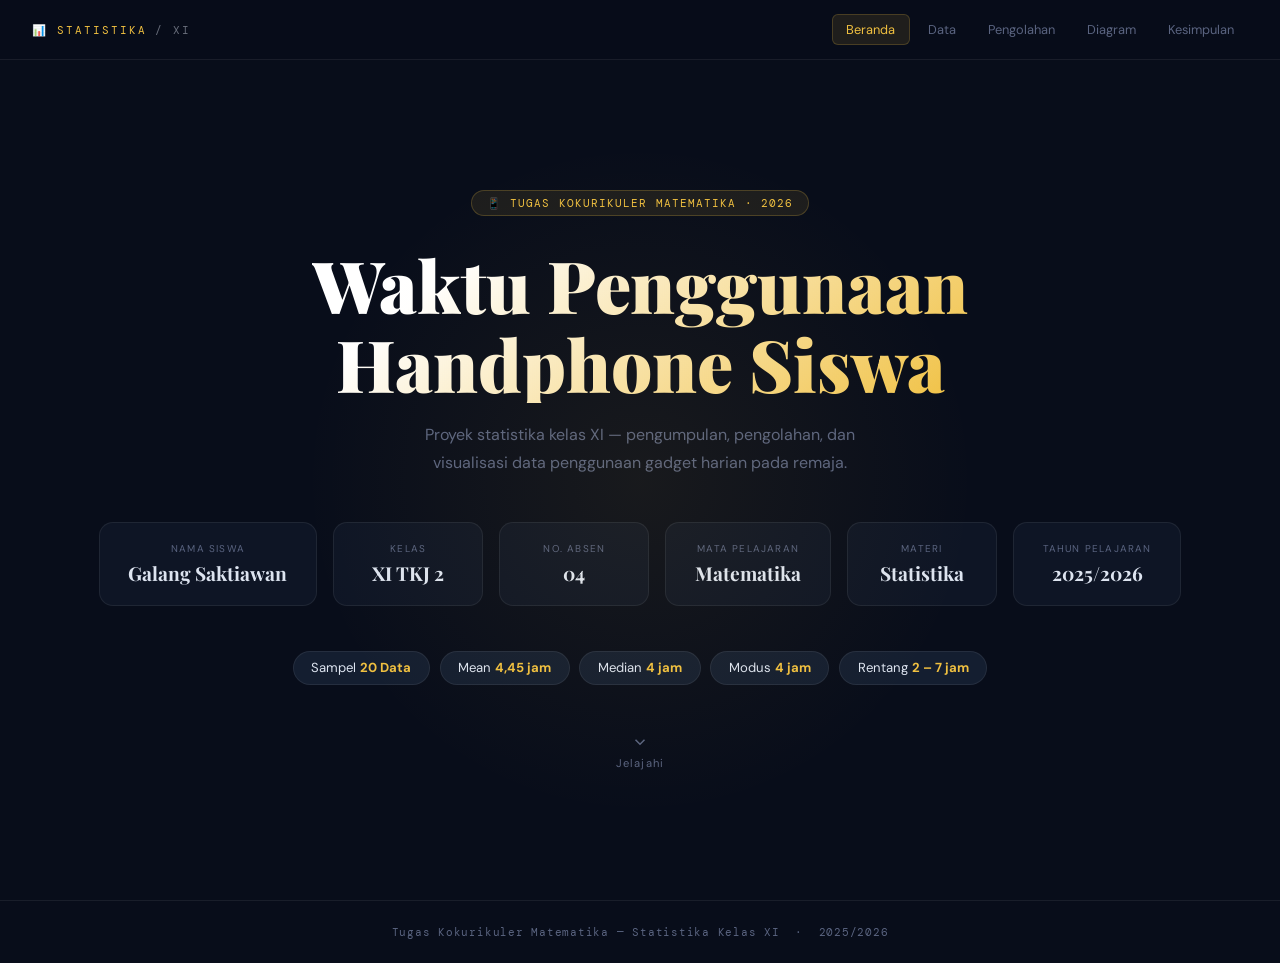
<file: Index.html>
<!DOCTYPE html>
<html lang="id">
<head>
<meta charset="UTF-8">
<meta name="viewport" content="width=device-width, initial-scale=1.0">
<title>Statistika XI — Penggunaan Handphone Siswa</title>
<link href="https://fonts.googleapis.com/css2?family=Playfair+Display:ital,wght@0,700;0,900;1,700&family=DM+Sans:wght@300;400;500;600&family=DM+Mono:wght@400;500&display=swap" rel="stylesheet">
<style>
  :root {
    --bg:       #080d1a;
    --s1:       #0e1525;
    --s2:       #141e30;
    --s3:       #1a2540;
    --gold:     #f0c040;
    --gold2:    #e8a020;
    --teal:     #38c9b0;
    --rose:     #e05060;
    --sky:      #60b8f0;
    --text:     #dde4f0;
    --muted:    #5a6480;
    --border:   rgba(255,255,255,0.07);
  }
  *{margin:0;padding:0;box-sizing:border-box;}
  html{scroll-behavior:smooth;}
  body{background:var(--bg);color:var(--text);font-family:'DM Sans',sans-serif;min-height:100vh;overflow-x:hidden;}

  /* ── TOPBAR ── */
  #topbar{
    position:fixed;top:0;left:0;right:0;z-index:200;
    height:60px;display:flex;align-items:center;justify-content:space-between;
    padding:0 2rem;
    background:rgba(8,13,26,.9);
    backdrop-filter:blur(18px);
    border-bottom:1px solid var(--border);
  }
  .brand{
    font-family:'DM Mono',monospace;font-size:.7rem;
    color:var(--gold);letter-spacing:.18em;text-transform:uppercase;
    display:flex;align-items:center;gap:.5rem;
  }
  .brand span{opacity:.45;color:var(--text);}
  .nav-wrap{display:flex;gap:.3rem;}
  .nb{
    background:none;border:none;cursor:pointer;
    font-family:'DM Sans',sans-serif;font-size:.8rem;
    color:var(--muted);padding:.4rem .85rem;border-radius:6px;
    transition:all .18s;white-space:nowrap;
  }
  .nb:hover{color:var(--text);background:var(--s2);}
  .nb.on{color:var(--gold);background:rgba(240,192,64,.1);border:1px solid rgba(240,192,64,.2);}

  /* ── PAGES ── */
  .page{display:none;padding-top:60px;min-height:100vh;animation:pgIn .38s ease;}
  .page.on{display:block;}
  @keyframes pgIn{from{opacity:0;transform:translateY(16px);}to{opacity:1;transform:translateY(0);}}

  /* ── WRAPPER ── */
  .wrap{max-width:880px;margin:0 auto;padding:3rem 1.5rem 5rem;}
  .sec-tag{
    font-family:'DM Mono',monospace;font-size:.65rem;
    color:var(--gold);letter-spacing:.2em;text-transform:uppercase;margin-bottom:.6rem;
  }
  .sec-title{
    font-family:'Playfair Display',serif;
    font-size:clamp(1.8rem,4vw,2.6rem);font-weight:700;
    line-height:1.2;margin-bottom:2rem;
  }
  .divider{height:1px;background:var(--border);margin:2.5rem 0;}

  /* ════ PAGE 1 — BERANDA ════ */
  .hero{
    min-height:calc(100vh - 60px);
    display:flex;flex-direction:column;align-items:center;justify-content:center;
    text-align:center;padding:3rem 1.5rem;position:relative;overflow:hidden;
  }
  .hero-glow{
    position:absolute;width:700px;height:700px;border-radius:50%;
    background:radial-gradient(circle,rgba(240,192,64,.07) 0%,transparent 68%);
    top:50%;left:50%;transform:translate(-50%,-50%);pointer-events:none;
  }
  .badge{
    display:inline-flex;align-items:center;gap:.45rem;
    background:rgba(240,192,64,.09);border:1px solid rgba(240,192,64,.22);
    padding:.32rem .9rem;border-radius:99px;
    font-family:'DM Mono',monospace;font-size:.68rem;
    color:var(--gold);letter-spacing:.1em;text-transform:uppercase;
    margin-bottom:1.8rem;animation:fl 3s ease-in-out infinite;
  }
  @keyframes fl{0%,100%{transform:translateY(0);}50%{transform:translateY(-5px);}}
  .hero-title{
    font-family:'Playfair Display',serif;
    font-size:clamp(2.2rem,6vw,4.5rem);font-weight:900;line-height:1.1;
    margin-bottom:1.1rem;
    background:linear-gradient(140deg,#fff 20%,var(--gold) 100%);
    -webkit-background-clip:text;-webkit-text-fill-color:transparent;background-clip:text;
  }
  .hero-sub{
    font-size:1rem;color:var(--muted);max-width:460px;
    line-height:1.75;margin-bottom:2.8rem;
  }

  .id-cards{display:flex;gap:1rem;flex-wrap:wrap;justify-content:center;margin-bottom:2.8rem;}
  .id-card{
    background:var(--s1);border:1px solid var(--border);border-radius:14px;
    padding:1.2rem 1.8rem;min-width:150px;text-align:center;
    transition:border-color .2s,transform .2s;
  }
  .id-card:hover{border-color:rgba(240,192,64,.3);transform:translateY(-3px);}
  .id-card .l{font-size:.62rem;color:var(--muted);text-transform:uppercase;letter-spacing:.12em;margin-bottom:.35rem;}
  .id-card .v{font-family:'Playfair Display',serif;font-size:1.2rem;font-weight:700;color:var(--text);}

  .ks-pills{display:flex;gap:.6rem;flex-wrap:wrap;justify-content:center;}
  .kp{
    background:var(--s2);border:1px solid var(--border);border-radius:99px;
    padding:.45rem 1.1rem;font-size:.82rem;
  }
  .kp b{color:var(--gold);}

  .scroll-hint{
    margin-top:3rem;display:flex;flex-direction:column;align-items:center;gap:.35rem;
    color:var(--muted);font-size:.7rem;letter-spacing:.1em;
    animation:bounce 2s ease-in-out infinite;
  }
  @keyframes bounce{0%,100%{transform:translateY(0);}50%{transform:translateY(5px);}}

  /* ════ PAGE 2 — DATA ════ */
  .raw-grid{
    display:grid;grid-template-columns:repeat(10,1fr);gap:8px;margin-bottom:2rem;
  }
  .rc{
    background:var(--s1);border:1px solid var(--border);border-radius:10px;
    display:flex;flex-direction:column;align-items:center;justify-content:center;
    padding:.85rem .3rem;cursor:default;transition:all .2s;
  }
  .rc:hover{transform:scale(1.1);border-color:rgba(240,192,64,.35);background:var(--s2);}
  .rc .rn{font-family:'DM Mono',monospace;font-size:.55rem;color:var(--muted);margin-bottom:2px;}
  .rc .rv{font-family:'Playfair Display',serif;font-size:1.35rem;font-weight:700;}
  .rc[data-v="2"] .rv{color:#7dd3fc;}
  .rc[data-v="3"] .rv{color:#86efac;}
  .rc[data-v="4"] .rv{color:var(--gold);}
  .rc[data-v="5"] .rv{color:#f9a8d4;}
  .rc[data-v="6"] .rv{color:var(--rose);}
  .rc[data-v="7"] .rv{color:#c084fc;}

  .color-legend{
    display:flex;gap:.6rem;flex-wrap:wrap;margin-bottom:2rem;
  }
  .cl-item{
    display:flex;align-items:center;gap:.4rem;
    background:var(--s1);border:1px solid var(--border);border-radius:8px;
    padding:.35rem .75rem;font-size:.78rem;
  }
  .cl-dot{width:9px;height:9px;border-radius:50%;}

  .info-box{
    background:var(--s1);border:1px solid var(--border);border-radius:14px;
    padding:1.4rem 1.6rem;
  }
  .info-box h4{font-size:.7rem;text-transform:uppercase;letter-spacing:.12em;color:var(--gold);margin-bottom:.9rem;font-family:'DM Mono',monospace;}
  .info-grid{display:grid;grid-template-columns:1fr 1fr;gap:.6rem;}
  .ig{font-size:.88rem;color:var(--muted);line-height:1.6;}
  .ig b{color:var(--text);}

  /* ════ PAGE 3 — PENGOLAHAN ════ */
  table{width:100%;border-collapse:collapse;background:var(--s1);border-radius:14px;overflow:hidden;border:1px solid var(--border);margin-bottom:2rem;}
  thead{background:rgba(240,192,64,.07);}
  th{padding:.9rem 1.1rem;text-align:left;font-size:.68rem;text-transform:uppercase;letter-spacing:.12em;color:var(--gold);font-family:'DM Mono',monospace;border-bottom:1px solid var(--border);}
  td{padding:.85rem 1.1rem;font-size:.9rem;border-bottom:1px solid var(--border);}
  tr:last-child td{border-bottom:none;}
  tr:hover td{background:var(--s2);}
  .pb{display:flex;align-items:center;gap:.6rem;}
  .pt{flex:1;height:5px;background:rgba(255,255,255,.05);border-radius:99px;overflow:hidden;}
  .pf{height:100%;border-radius:99px;background:linear-gradient(90deg,var(--gold),var(--rose));transition:width .9s ease;}
  .pl{font-family:'DM Mono',monospace;font-size:.75rem;color:var(--muted);min-width:2.5rem;text-align:right;}

  .sc-grid{display:grid;grid-template-columns:repeat(3,1fr);gap:1rem;margin-bottom:2rem;}
  .sc{
    background:var(--s1);border:1px solid var(--border);border-radius:16px;
    padding:1.4rem;transition:all .25s;position:relative;overflow:hidden;
  }
  .sc::after{content:'';position:absolute;top:-25px;right:-25px;width:80px;height:80px;border-radius:50%;opacity:.08;}
  .sc.mean::after{background:var(--gold);}
  .sc.med::after{background:var(--teal);}
  .sc.mod::after{background:var(--rose);}
  .sc:hover{transform:translateY(-4px);border-color:rgba(240,192,64,.3);box-shadow:0 10px 35px rgba(0,0,0,.35);}
  .sc .sci{font-size:1.3rem;margin-bottom:.6rem;}
  .sc .scl{font-size:.62rem;color:var(--muted);text-transform:uppercase;letter-spacing:.12em;margin-bottom:.25rem;}
  .sc .scv{font-family:'Playfair Display',serif;font-size:2rem;font-weight:700;margin-bottom:.25rem;}
  .sc.mean .scv{color:var(--gold);}
  .sc.med  .scv{color:var(--teal);}
  .sc.mod  .scv{color:var(--rose);}
  .sc .scd{font-size:.76rem;color:var(--muted);line-height:1.5;}

  .cb{background:var(--s1);border:1px solid var(--border);border-radius:14px;padding:1.4rem 1.5rem;margin-bottom:1rem;}
  .cb h4{font-family:'DM Mono',monospace;font-size:.68rem;text-transform:uppercase;letter-spacing:.12em;color:var(--gold);margin-bottom:.9rem;}
  .formula{background:rgba(240,192,64,.06);border:1px dashed rgba(240,192,64,.22);border-radius:9px;padding:.7rem 1.1rem;font-family:'DM Mono',monospace;font-size:.82rem;color:var(--gold);margin-bottom:.9rem;}
  .cs{display:flex;align-items:baseline;gap:.6rem;margin-bottom:.55rem;font-size:.88rem;flex-wrap:wrap;}
  .csl{color:var(--muted);min-width:170px;}
  .cse{color:var(--muted);}
  .csr{font-family:'DM Mono',monospace;color:var(--text);}
  .csr b{color:var(--gold);}

  /* ════ PAGE 4 — DIAGRAM ════ */
  .chart-tabs{
    display:flex;gap:.35rem;background:var(--s1);padding:.3rem;
    border-radius:11px;border:1px solid var(--border);width:fit-content;margin-bottom:1.5rem;
  }
  .ct{
    background:none;border:none;cursor:pointer;
    font-family:'DM Sans',sans-serif;font-size:.82rem;
    color:var(--muted);padding:.45rem 1.1rem;border-radius:8px;transition:all .18s;
  }
  .ct:hover{color:var(--text);background:var(--s2);}
  .ct.on{background:var(--gold);color:#080d1a;font-weight:600;}

  .cp{display:none;}
  .cp.on{display:block;animation:pgIn .3s ease;}

  /* bar chart */
  .bc{background:var(--s1);border:1px solid var(--border);border-radius:16px;padding:1.8rem;}
  .bc-inner{
    display:flex;align-items:flex-end;justify-content:center;
    gap:1.2rem;height:260px;padding-bottom:2.8rem;position:relative;
  }
  .bc-inner::after{content:'';position:absolute;bottom:2.7rem;left:0;right:0;height:1px;background:var(--border);}
  .bc-col{display:flex;flex-direction:column;align-items:center;gap:.45rem;flex:1;max-width:72px;}
  .bc-val{font-family:'DM Mono',monospace;font-size:.75rem;color:var(--gold);font-weight:500;}
  .bc-bar{width:100%;border-radius:7px 7px 0 0;transition:height .9s cubic-bezier(.34,1.5,.64,1);cursor:pointer;}
  .bc-bar:hover{filter:brightness(1.25);}
  .bc-lbl{font-family:'DM Mono',monospace;font-size:.7rem;color:var(--muted);}
  .ax{text-align:center;font-family:'DM Mono',monospace;font-size:.7rem;color:var(--muted);margin-top:.9rem;letter-spacing:.05em;}

  /* pie */
  .pie-wrap{
    background:var(--s1);border:1px solid var(--border);border-radius:16px;padding:2rem;
    display:flex;gap:2rem;align-items:center;flex-wrap:wrap;
  }
  .pie-svg-wrap{position:relative;flex-shrink:0;}
  .pie-center{
    position:absolute;top:50%;left:50%;transform:translate(-50%,-50%);
    text-align:center;pointer-events:none;
  }
  .pie-center .pn{font-family:'Playfair Display',serif;font-size:1.4rem;font-weight:700;color:var(--gold);}
  .pie-center .pl2{font-size:.58rem;color:var(--muted);text-transform:uppercase;letter-spacing:.1em;}
  .pie-legend{flex:1;min-width:180px;}
  .li{
    display:flex;align-items:center;gap:.65rem;padding:.5rem 0;
    border-bottom:1px solid var(--border);font-size:.82rem;cursor:pointer;transition:opacity .2s;
  }
  .li:last-child{border-bottom:none;}
  .li:hover{opacity:.7;}
  .ld{width:11px;height:11px;border-radius:3px;flex-shrink:0;}
  .lt{flex:1;}
  .lp{font-family:'DM Mono',monospace;font-size:.76rem;color:var(--muted);}

  /* histogram */
  .hc{background:var(--s1);border:1px solid var(--border);border-radius:16px;padding:1.8rem;}
  .hc-inner{
    display:flex;align-items:flex-end;height:260px;padding-bottom:2.8rem;
    position:relative;gap:0;
    border-left:2px solid var(--border);
  }
  .hc-inner::after{content:'';position:absolute;bottom:2.7rem;left:0;right:0;height:2px;background:var(--border);}
  .hc-col{display:flex;flex-direction:column;align-items:center;flex:1;position:relative;}
  .hc-bar{
    width:100%;
    transition:height .9s cubic-bezier(.34,1.5,.64,1);
    cursor:pointer;position:relative;
  }
  .hc-bar:hover{filter:brightness(1.2);}
  .hc-bar::after{
    content:attr(data-f);position:absolute;top:-1.3rem;left:50%;transform:translateX(-50%);
    font-family:'DM Mono',monospace;font-size:.72rem;color:var(--gold);font-weight:600;
  }
  .hc-lbl{position:absolute;bottom:-1.8rem;font-family:'DM Mono',monospace;font-size:.68rem;color:var(--muted);}

  .cnote{
    margin-top:1rem;padding:.75rem 1.1rem;
    background:rgba(240,192,64,.04);border:1px solid rgba(240,192,64,.1);
    border-radius:10px;font-size:.8rem;color:var(--muted);line-height:1.55;
  }
  .cnote b{color:var(--gold);}

  /* ════ PAGE 5 — KESIMPULAN ════ */
  .conc-hero{
    background:linear-gradient(135deg,var(--s2) 0%,rgba(240,192,64,.05) 100%);
    border:1px solid rgba(240,192,64,.18);border-radius:20px;
    padding:2.2rem 2rem;margin-bottom:2rem;
  }
  .conc-hero p{font-size:1rem;line-height:1.85;color:var(--text);}
  .conc-hero p b{color:var(--gold);}

  .conc-grid{display:grid;grid-template-columns:repeat(3,1fr);gap:1rem;margin-bottom:2rem;}
  .cg{
    background:var(--s1);border:1px solid var(--border);border-radius:14px;
    padding:1.3rem;text-align:center;transition:all .2s;
  }
  .cg:hover{border-color:rgba(240,192,64,.3);transform:translateY(-3px);}
  .cg .cgi{font-size:1.6rem;margin-bottom:.5rem;}
  .cg .cgv{font-family:'Playfair Display',serif;font-size:1.6rem;font-weight:700;color:var(--gold);margin-bottom:.25rem;}
  .cg .cgl{font-size:.72rem;color:var(--muted);text-transform:uppercase;letter-spacing:.1em;}

  .finding-list{display:flex;flex-direction:column;gap:.75rem;margin-bottom:2rem;}
  .fl{
    display:flex;gap:1rem;align-items:flex-start;
    background:var(--s1);border:1px solid var(--border);border-radius:12px;
    padding:1rem 1.2rem;
  }
  .fl-icon{font-size:1.2rem;flex-shrink:0;margin-top:.1rem;}
  .fl-text{font-size:.88rem;line-height:1.65;color:var(--muted);}
  .fl-text b{color:var(--text);}
  .fl-text em{color:var(--gold);font-style:normal;font-weight:600;}

  .src-box{
    background:var(--s1);border-left:3px solid var(--gold);
    border-radius:0 12px 12px 0;padding:1rem 1.4rem;
    font-size:.82rem;color:var(--muted);line-height:1.6;
  }
  .src-box b{color:var(--text);}

  /* score panel */
  .score-panel{
    background:var(--s1);border:1px solid var(--border);border-radius:16px;
    overflow:hidden;margin-bottom:2rem;
  }
  .sp-head{
    background:rgba(240,192,64,.08);padding:1rem 1.4rem;
    font-family:'DM Mono',monospace;font-size:.68rem;
    text-transform:uppercase;letter-spacing:.12em;color:var(--gold);
    border-bottom:1px solid var(--border);
  }
  .sp-row{
    display:flex;align-items:center;padding:.85rem 1.4rem;
    border-bottom:1px solid var(--border);font-size:.88rem;
    transition:background .15s;
  }
  .sp-row:last-child{border-bottom:none;}
  .sp-row:hover{background:var(--s2);}
  .sp-name{flex:1;color:var(--text);}
  .sp-skor{font-family:'DM Mono',monospace;font-weight:500;color:var(--gold);}
  .sp-bar{width:80px;height:4px;background:rgba(255,255,255,.06);border-radius:99px;overflow:hidden;margin:0 1rem;}
  .sp-fill{height:100%;background:linear-gradient(90deg,var(--gold),var(--teal));border-radius:99px;}

  /* footer */
  footer{
    text-align:center;padding:1.5rem;
    font-family:'DM Mono',monospace;font-size:.68rem;
    color:var(--muted);letter-spacing:.07em;
    border-top:1px solid var(--border);
  }

  @media(max-width:600px){
    #topbar{padding:0 .9rem;}
    .nb{font-size:.72rem;padding:.35rem .55rem;}
    .raw-grid{grid-template-columns:repeat(5,1fr);}
    .sc-grid,.conc-grid{grid-template-columns:1fr;}
    .info-grid{grid-template-columns:1fr;}
    .bc-inner{gap:.5rem;}
    .pie-wrap{flex-direction:column;align-items:center;}
  }
</style>
</head>
<body>

<!-- TOPBAR -->
<div id="topbar">
  <div class="brand">📊 Statistika <span>/ XI</span></div>
  <div class="nav-wrap">
    <button class="nb on" onclick="go('p1',this)">Beranda</button>
    <button class="nb"    onclick="go('p2',this)">Data</button>
    <button class="nb"    onclick="go('p3',this)">Pengolahan</button>
    <button class="nb"    onclick="go('p4',this)">Diagram</button>
    <button class="nb"    onclick="go('p5',this)">Kesimpulan</button>
  </div>
</div>

<!-- ══ PAGE 1 — BERANDA ══ -->
<div id="p1" class="page on">
  <div class="hero">
    <div class="hero-glow"></div>
    <div class="badge">📱 Tugas Kokurikuler Matematika · 2026</div>
    <h1 class="hero-title">Waktu Penggunaan<br>Handphone Siswa</h1>
    <p class="hero-sub">Proyek statistika kelas XI — pengumpulan, pengolahan, dan visualisasi data penggunaan gadget harian pada remaja.</p>

    <div class="id-cards">
      <div class="id-card"><div class="l">Nama Siswa</div><div class="v">Galang Saktiawan</div></div>
      <div class="id-card"><div class="l">Kelas</div><div class="v">XI TKJ 2</div></div>
      <div class="id-card"><div class="l">No. Absen</div><div class="v">04</div></div>
      <div class="id-card"><div class="l">Mata Pelajaran</div><div class="v">Matematika</div></div>
      <div class="id-card"><div class="l">Materi</div><div class="v">Statistika</div></div>
      <div class="id-card"><div class="l">Tahun Pelajaran</div><div class="v">2025/2026</div></div>
    </div>

    <div class="ks-pills">
      <div class="kp">Sampel <b>20 Data</b></div>
      <div class="kp">Mean <b>4,45 jam</b></div>
      <div class="kp">Median <b>4 jam</b></div>
      <div class="kp">Modus <b>4 jam</b></div>
      <div class="kp">Rentang <b>2 – 7 jam</b></div>
    </div>

    <div class="scroll-hint">
      <svg width="18" height="18" viewBox="0 0 24 24" fill="none" stroke="currentColor" stroke-width="2"><polyline points="6 9 12 15 18 9"/></svg>
      Jelajahi
    </div>
  </div>
</div>

<!-- ══ PAGE 2 — DATA ══ -->
<div id="p2" class="page">
  <div class="wrap">
    <div class="sec-tag">01 / Data Penelitian</div>
    <h2 class="sec-title">Data Mentah<br>Penggunaan Handphone</h2>

    <div class="color-legend">
      <div class="cl-item"><div class="cl-dot" style="background:#7dd3fc"></div>2 jam</div>
      <div class="cl-item"><div class="cl-dot" style="background:#86efac"></div>3 jam</div>
      <div class="cl-item"><div class="cl-dot" style="background:var(--gold)"></div>4 jam</div>
      <div class="cl-item"><div class="cl-dot" style="background:#f9a8d4"></div>5 jam</div>
      <div class="cl-item"><div class="cl-dot" style="background:var(--rose)"></div>6 jam</div>
      <div class="cl-item"><div class="cl-dot" style="background:#c084fc"></div>7 jam</div>
    </div>

    <div class="raw-grid" id="rawGrid"></div>

    <div class="info-box">
      <h4>📋 Informasi Data</h4>
      <div class="info-grid">
        <div class="ig"><b>Topik:</b><br>Waktu penggunaan handphone siswa per hari (jam)</div>
        <div class="ig"><b>Jumlah Data:</b><br>20 data</div>
        <div class="ig"><b>Nilai Minimum:</b><br>2 jam/hari</div>
        <div class="ig"><b>Nilai Maksimum:</b><br>7 jam/hari</div>
        <div class="ig"><b>Sumber:</b><br>Rangkuman artikel pendidikan & survei penggunaan gadget remaja (2023–2024)</div>
        <div class="ig"><b>Data Terurut:</b><br>2, 2, 3, 3, 3, 3, 4, 4, 4, 4, 4, 5, 5, 5, 5, 6, 6, 6, 6, 7</div>
      </div>
    </div>
  </div>
</div>

<!-- ══ PAGE 3 — PENGOLAHAN ══ -->
<div id="p3" class="page">
  <div class="wrap">
    <div class="sec-tag">02 / Pengolahan Data</div>
    <h2 class="sec-title">Distribusi Frekuensi &amp;<br>Ukuran Pemusatan Data</h2>

    <table>
      <thead>
        <tr>
          <th>Waktu HP</th>
          <th>Frekuensi (f)</th>
          <th>f × x</th>
          <th>Persentase</th>
          <th>Distribusi</th>
        </tr>
      </thead>
      <tbody>
        <tr><td><b>2 jam</b></td><td>2</td><td>4</td><td>10%</td><td><div class="pb"><div class="pt"><div class="pf" style="width:40%"></div></div><span class="pl">10%</span></div></td></tr>
        <tr><td><b>3 jam</b></td><td>4</td><td>12</td><td>20%</td><td><div class="pb"><div class="pt"><div class="pf" style="width:80%"></div></div><span class="pl">20%</span></div></td></tr>
        <tr><td><b>4 jam</b></td><td>5</td><td>20</td><td>25%</td><td><div class="pb"><div class="pt"><div class="pf" style="width:100%"></div></div><span class="pl">25%</span></div></td></tr>
        <tr><td><b>5 jam</b></td><td>4</td><td>20</td><td>20%</td><td><div class="pb"><div class="pt"><div class="pf" style="width:80%"></div></div><span class="pl">20%</span></div></td></tr>
        <tr><td><b>6 jam</b></td><td>4</td><td>24</td><td>20%</td><td><div class="pb"><div class="pt"><div class="pf" style="width:80%"></div></div><span class="pl">20%</span></div></td></tr>
        <tr><td><b>7 jam</b></td><td>1</td><td>7</td><td>5%</td><td><div class="pb"><div class="pt"><div class="pf" style="width:20%"></div></div><span class="pl">5%</span></div></td></tr>
        <tr style="background:rgba(240,192,64,.05)"><td><b>Total</b></td><td><b>20</b></td><td><b>87 + 2 = 89</b></td><td><b>100%</b></td><td></td></tr>
      </tbody>
    </table>

    <div class="sc-grid">
      <div class="sc mean"><div class="sci">📐</div><div class="scl">Mean (Rata-rata)</div><div class="scv">4,45</div><div class="scd">Rata-rata hitung seluruh data. Σ(f·x) = 89, n = 20.</div></div>
      <div class="sc med"><div class="sci">📍</div><div class="scl">Median (Nilai Tengah)</div><div class="scv">4</div><div class="scd">Data genap: rata-rata data ke-10 &amp; ke-11 setelah diurutkan.</div></div>
      <div class="sc mod"><div class="sci">🏆</div><div class="scl">Modus (Paling Sering)</div><div class="scv">4</div><div class="scd">Nilai 4 jam muncul 5 kali — frekuensi tertinggi.</div></div>
    </div>

    <div class="cb">
      <h4>📐 Perhitungan Mean</h4>
      <div class="formula">Mean = Σ(f · x) ÷ n</div>
      <div class="cs"><span class="csl">Σ(f · x)</span><span class="cse">=</span><span class="csr">(2×2) + (4×3) + (5×4) + (4×5) + (4×6) + (1×7)</span></div>
      <div class="cs"><span class="csl"></span><span class="cse">=</span><span class="csr">4 + 12 + 20 + 20 + 24 + 7 = <b>89</b></span></div>
      <div class="cs"><span class="csl">n (banyak data)</span><span class="cse">=</span><span class="csr"><b>20</b></span></div>
      <div class="cs"><span class="csl">Mean</span><span class="cse">=</span><span class="csr">89 ÷ 20 = <b>4,45 jam</b></span></div>
    </div>

    <div class="cb">
      <h4>📍 Perhitungan Median</h4>
      <div class="formula">Median = (x[n/2] + x[(n/2)+1]) ÷ 2  &nbsp;(untuk n genap)</div>
      <div class="cs"><span class="csl">n = 20 (genap)</span><span class="cse">→</span><span class="csr">ambil data ke-10 dan ke-11</span></div>
      <div class="cs"><span class="csl">Data terurut ke-10</span><span class="cse">=</span><span class="csr"><b>4</b></span></div>
      <div class="cs"><span class="csl">Data terurut ke-11</span><span class="cse">=</span><span class="csr"><b>4</b></span></div>
      <div class="cs"><span class="csl">Median</span><span class="cse">=</span><span class="csr">(4 + 4) ÷ 2 = <b>4 jam</b></span></div>
    </div>

    <div class="cb">
      <h4>🏆 Modus</h4>
      <div class="cs"><span class="csl">Nilai paling sering muncul</span><span class="cse">=</span><span class="csr"><b>4 jam</b> (frekuensi = 5 kali)</span></div>
      <div class="cs"><span class="csl">Kesimpulan</span><span class="cse">→</span><span class="csr">Data bersifat <b>unimodal</b></span></div>
    </div>
  </div>
</div>

<!-- ══ PAGE 4 — DIAGRAM ══ -->
<div id="p4" class="page">
  <div class="wrap">
    <div class="sec-tag">03 / Penyajian Data</div>
    <h2 class="sec-title">Visualisasi Diagram<br>Interaktif</h2>

    <div class="chart-tabs">
      <button class="ct on" onclick="showChart('bar',this)"> Diagram Batang</button>
      <button class="ct"    onclick="showChart('pie',this)"> Diagram Lingkaran</button>
      <button class="ct"    onclick="showChart('hist',this)"> Histogram</button>
    </div>

    <!-- BAR -->
    <div id="c-bar" class="cp on">
      <div class="bc">
        <div class="bc-inner" id="barInner"></div>
        <div class="ax">Waktu Penggunaan Handphone (Jam/Hari)</div>
      </div>
      <div class="cnote"><b>Diagram Batang:</b> Menampilkan frekuensi setiap nilai dengan batang-batang yang terpisah. Nilai 4 jam mendominasi dengan 5 siswa (25%), diikuti 3, 5, dan 6 jam masing-masing 4 siswa.</div>
    </div>

    <!-- PIE -->
    <div id="c-pie" class="cp">
      <div class="pie-wrap">
        <div class="pie-svg-wrap">
          <canvas id="pieC" width="220" height="220"></canvas>
          <div class="pie-center"><div class="pn">20</div><div class="pl2">Siswa</div></div>
        </div>
        <div class="pie-legend" id="pieLeg"></div>
      </div>
      <div class="cnote" style="margin-top:1rem"><b>Diagram Lingkaran:</b> Menampilkan proporsi setiap kategori dari keseluruhan data. Kombinasi 4–6 jam mendominasi sebesar <b>65%</b> dari total responden.</div>
    </div>

    <!-- HIST -->
    <div id="c-hist" class="cp">
      <div class="hc">
        <div class="hc-inner" id="histInner"></div>
        <div class="ax">Waktu Penggunaan Handphone (Jam/Hari)</div>
      </div>
      <div class="cnote"><b>Histogram:</b> Batang saling menempel menunjukkan data berkelanjutan. Distribusi menyerupai kurva normal dengan puncak pada nilai 4 jam — menandakan <b>distribusi mendekati simetris</b>.</div>
    </div>
  </div>
</div>

<!-- ══ PAGE 5 — KESIMPULAN ══ -->
<div id="p5" class="page">
  <div class="wrap">
    <div class="sec-tag">04 / Kesimpulan</div>
    <h2 class="sec-title">Analisis &amp;<br>Kesimpulan</h2>

    <div class="conc-hero">
      <p>
        Berdasarkan analisis data yang diperoleh dari <b>20 responden</b> mengenai waktu penggunaan handphone per hari,
        ditemukan bahwa rata-rata siswa menghabiskan <b>4,45 jam per hari</b> untuk menggunakan handphone.
        Nilai <b>median sebesar 4 jam</b> dan <b>modus sebesar 4 jam</b> mengindikasikan bahwa distribusi data
        bersifat hampir simetris dengan kecenderungan terpusat di angka <b>4 jam</b>.
        Sebagian besar siswa (65%) menggunakan handphone antara <b>4 hingga 6 jam per hari</b>,
        sementara hanya 1 siswa (5%) yang mencapai <b>7 jam per hari</b>.
      </p>
    </div>

    <div class="conc-grid">
      <div class="cg"><div class="cgi">📐</div><div class="cgv">4,45</div><div class="cgl">Mean (jam/hari)</div></div>
      <div class="cg"><div class="cgi">📍</div><div class="cgv">4</div><div class="cgl">Median (jam/hari)</div></div>
      <div class="cg"><div class="cgi">🏆</div><div class="cgv">4</div><div class="cgl">Modus (jam/hari)</div></div>
    </div>

    <div class="finding-list">
      <div class="fl">
        <div class="fl-icon">📱</div>
        <div class="fl-text"><b>Dominasi penggunaan 4 jam:</b> Sebanyak <em>5 siswa (25%)</em> menggunakan handphone selama 4 jam per hari, menjadikannya nilai paling dominan dalam distribusi data ini.</div>
      </div>
      <div class="fl">
        <div class="fl-icon">📊</div>
        <div class="fl-text"><b>Distribusi mendekati simetris:</b> Nilai mean (4,45), median (4), dan modus (4) yang saling berdekatan menunjukkan bahwa distribusi data <em>mendekati simetris</em>, tanpa kemiringan ekstrem.</div>
      </div>
      <div class="fl">
        <div class="fl-icon">⚠️</div>
        <div class="fl-text"><b>Rentang penggunaan cukup lebar:</b> Data tersebar dari <em>2 hingga 7 jam</em> per hari, menunjukkan adanya variasi kebiasaan yang cukup signifikan antar siswa.</div>
      </div>
      <div class="fl">
        <div class="fl-icon">✅</div>
        <div class="fl-text"><b>Sebagian besar dalam kategori sedang:</b> <em>65% siswa</em> menggunakan handphone 4–6 jam/hari. Jika batas wajar penggunaan gadget remaja adalah ≤4 jam, maka lebih dari separuh siswa melebihi batas tersebut.</div>
      </div>
      <div class="fl">
        <div class="fl-icon">💡</div>
        <div class="fl-text"><b>Rekomendasi:</b> Perlu adanya edukasi manajemen waktu digital bagi siswa agar penggunaan handphone lebih terarah, produktif, dan tidak mengganggu kegiatan belajar.</div>
      </div>
    </div>

    <div class="divider"></div>

    <!-- Score rubric -->
    <div class="sec-tag">Rubrik Penilaian</div>
    <div class="score-panel">
      <div class="sp-head">Aspek Penilaian Tugas Kokurikuler</div>
      <div class="sp-row"><span class="sp-name">Kelengkapan data</span><div class="sp-bar"><div class="sp-fill" style="width:100%"></div></div><span class="sp-skor">20 pts</span></div>
      <div class="sp-row"><span class="sp-name">Perhitungan statistika</span><div class="sp-bar"><div class="sp-fill" style="width:100%"></div></div><span class="sp-skor">20 pts</span></div>
      <div class="sp-row"><span class="sp-name">Diagram</span><div class="sp-bar"><div class="sp-fill" style="width:100%"></div></div><span class="sp-skor">20 pts</span></div>
      <div class="sp-row"><span class="sp-name">Desain website</span><div class="sp-bar"><div class="sp-fill" style="width:100%"></div></div><span class="sp-skor">20 pts</span></div>
      <div class="sp-row"><span class="sp-name">Kesimpulan</span><div class="sp-bar"><div class="sp-fill" style="width:100%"></div></div><span class="sp-skor">20 pts</span></div>
      <div class="sp-row" style="background:rgba(240,192,64,.05)"><span class="sp-name"><b>Total</b></span><div class="sp-bar"></div><span class="sp-skor"><b>100 pts</b></span></div>
    </div>

    <div class="src-box">
      <b>Sumber Data:</b> Data diambil dari rangkuman artikel pendidikan tentang penggunaan gadget pada remaja dari internet (2023–2024). Data berjumlah 20 sampel dengan rentang nilai 2–7 jam per hari.
    </div>
  </div>
</div>

<footer>Tugas Kokurikuler Matematika — Statistika Kelas XI &nbsp;·&nbsp; 2025/2026</footer>

<script>
// ── DATA ──
const raw = [2,3,4,5,6,4,3,5,6,7,3,4,5,6,2,3,4,5,6,4];
const freq = [
  {v:2,f:2,p:10}, {v:3,f:4,p:20}, {v:4,f:5,p:25},
  {v:5,f:4,p:20}, {v:6,f:4,p:20}, {v:7,f:1,p:5}
];
const clrs = ['#7dd3fc','#86efac','#f0c040','#f9a8d4','#e05060','#c084fc'];
const maxF = 5;

// ── NAV ──
function go(id, btn){
  document.querySelectorAll('.page').forEach(p=>p.classList.remove('on'));
  document.querySelectorAll('.nb').forEach(b=>b.classList.remove('on'));
  document.getElementById(id).classList.add('on');
  btn.classList.add('on');
  if(id==='p4') setTimeout(drawAll,80);
}

// ── RAW GRID ──
const rg = document.getElementById('rawGrid');
raw.forEach((v,i)=>{
  rg.innerHTML += `<div class="rc" data-v="${v}">
    <span class="rn">${String(i+1).padStart(2,'0')}</span>
    <span class="rv">${v}</span>
  </div>`;
});

// ── CHART TABS ──
function showChart(id, btn){
  document.querySelectorAll('.cp').forEach(p=>p.classList.remove('on'));
  document.querySelectorAll('.ct').forEach(b=>b.classList.remove('on'));
  document.getElementById('c-'+id).classList.add('on');
  btn.classList.add('on');
  if(id==='pie') drawPie();
}

// ── BAR CHART ──
let barDone=false;
function drawBar(){
  if(barDone) return; barDone=true;
  const c=document.getElementById('barInner');
  const MH=200;
  freq.forEach((d,i)=>{
    const h=Math.round((d.f/maxF)*MH);
    const col=document.createElement('div');
    col.className='bc-col';
    col.innerHTML=`<div class="bc-val">${d.f}</div>
      <div class="bc-bar" style="background:${clrs[i]};height:0" title="${d.v} jam: ${d.f} siswa (${d.p}%)"></div>
      <div class="bc-lbl">${d.v} jam</div>`;
    c.appendChild(col);
    setTimeout(()=>{ col.querySelector('.bc-bar').style.height=h+'px'; }, i*80+100);
  });
}

// ── PIE ──
let pieDone=false;
function drawPie(){
  if(pieDone) return; pieDone=true;
  const cv=document.getElementById('pieC');
  const ctx=cv.getContext('2d');
  const cx=110,cy=110,r=88,inn=54;
  let s=-Math.PI/2;
  freq.forEach((d,i)=>{
    const ang=(d.f/20)*Math.PI*2;
    ctx.beginPath();ctx.moveTo(cx,cy);
    ctx.arc(cx,cy,r,s,s+ang);ctx.closePath();
    ctx.fillStyle=clrs[i];ctx.fill();
    ctx.strokeStyle='#080d1a';ctx.lineWidth=3;ctx.stroke();
    s+=ang;
  });
  ctx.beginPath();ctx.arc(cx,cy,inn,0,Math.PI*2);
  ctx.fillStyle='#0e1525';ctx.fill();
  const lg=document.getElementById('pieLeg');
  freq.forEach((d,i)=>{
    lg.innerHTML+=`<div class="li">
      <div class="ld" style="background:${clrs[i]}"></div>
      <span class="lt">${d.v} jam/hari</span>
      <span class="lp">${d.f} siswa &nbsp; ${d.p}%</span>
    </div>`;
  });
}

// ── HISTOGRAM ──
let histDone=false;
function drawHist(){
  if(histDone) return; histDone=true;
  const c=document.getElementById('histInner');
  const MH=200;
  freq.forEach((d,i)=>{
    const h=Math.round((d.f/maxF)*MH);
    const g=`linear-gradient(to top,${clrs[i]},${clrs[i]}88)`;
    const col=document.createElement('div');
    col.className='hc-col';
    col.innerHTML=`<div class="hc-bar" data-f="${d.f}" style="background:${g};height:0" title="${d.v} jam: ${d.f} siswa"></div>
      <div class="hc-lbl">${d.v}</div>`;
    c.appendChild(col);
    setTimeout(()=>{ col.querySelector('.hc-bar').style.height=h+'px'; }, i*80+100);
  });
}

function drawAll(){ drawBar(); drawHist(); }
</script>
</body>
</html>
</file>
